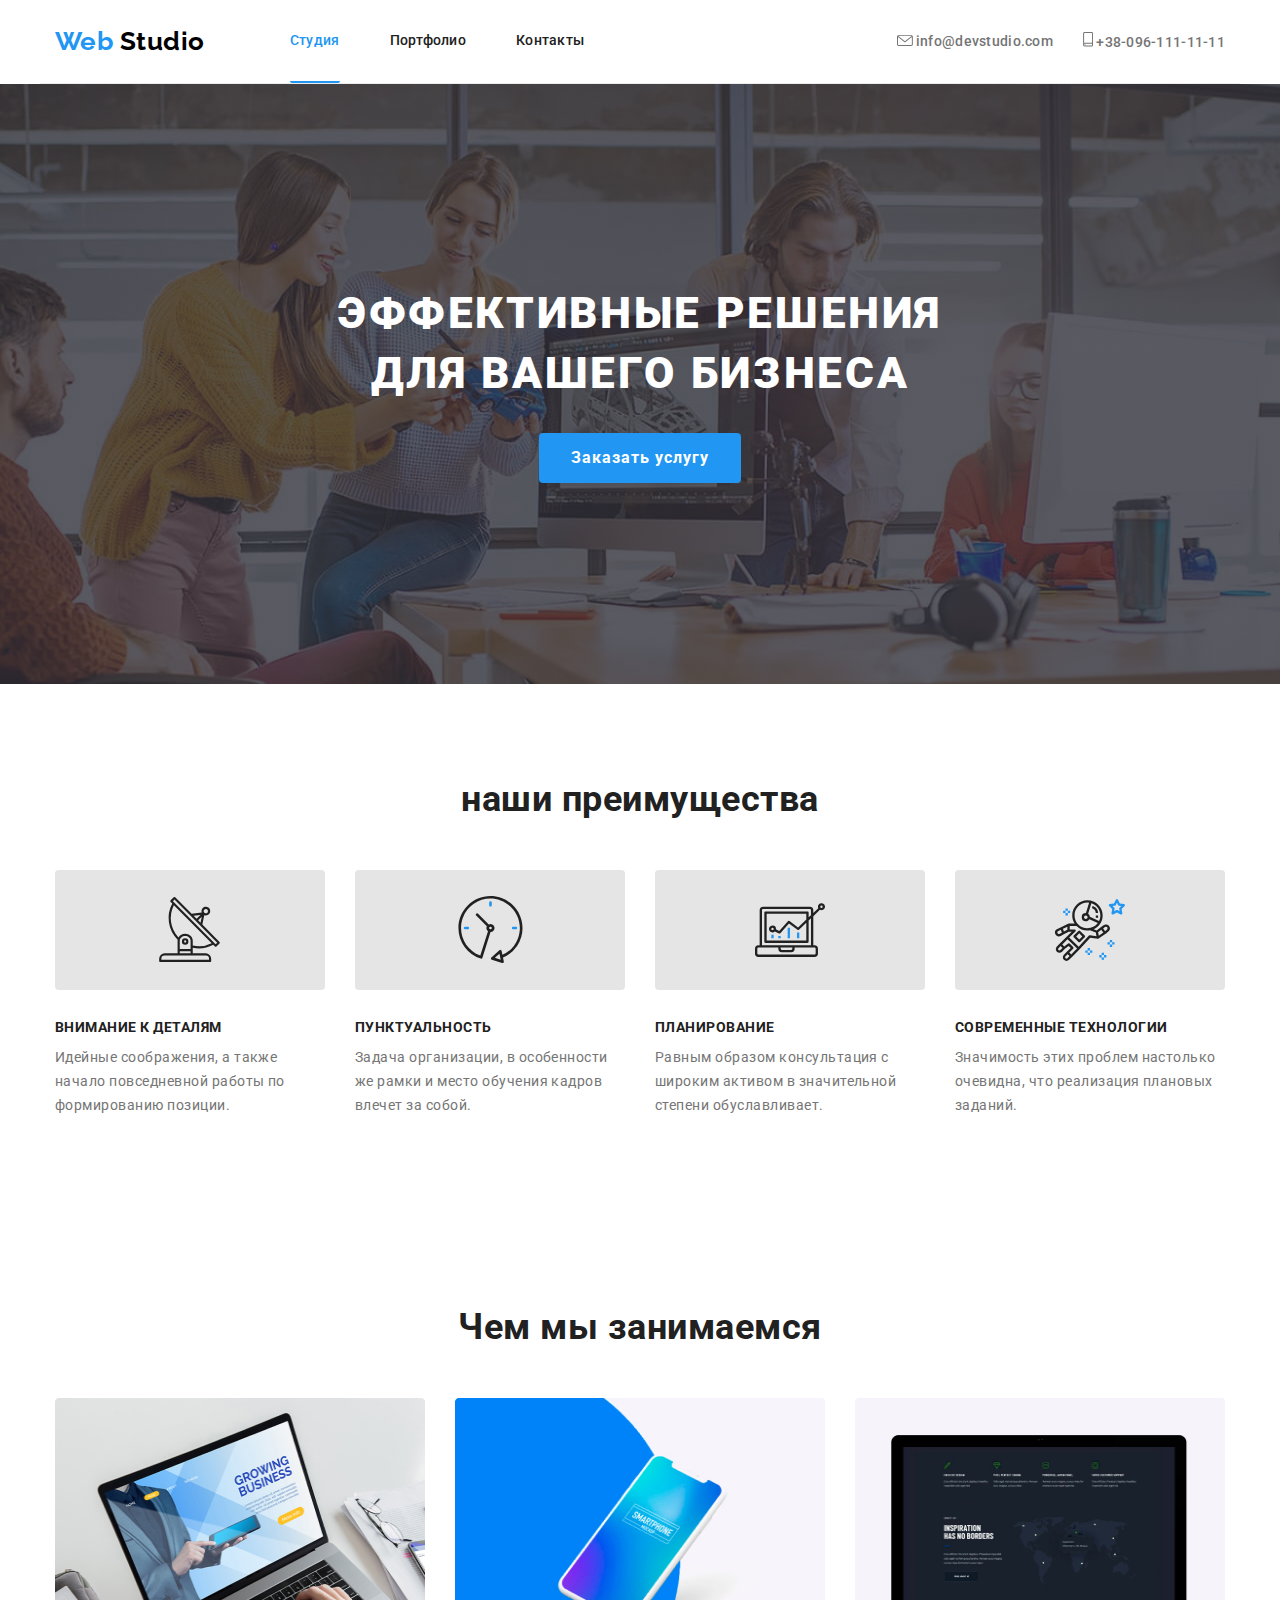
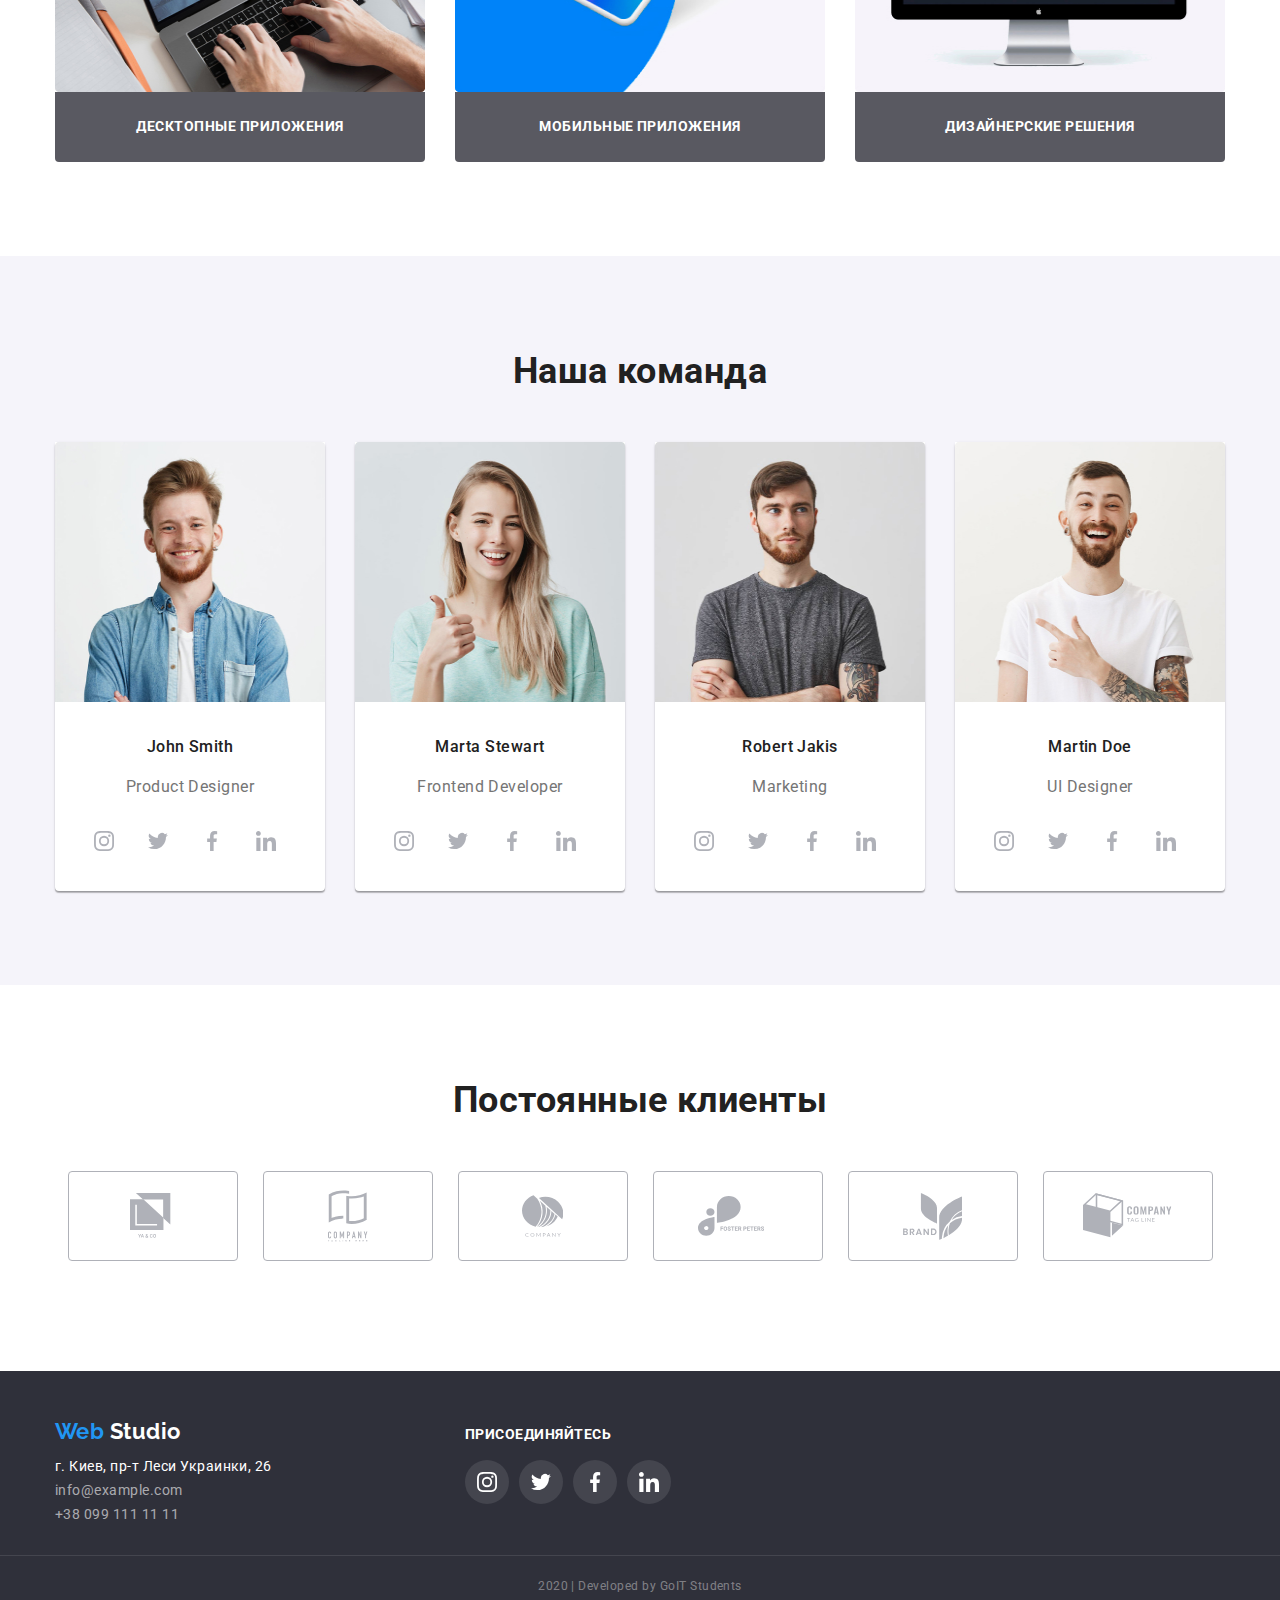
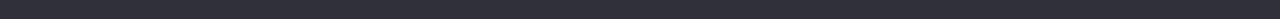
<file: index.html>
<!DOCTYPE html>
<html lang="ru">
  <head>
    <meta charset="UTF-8" />
    <meta name="viewport" content="width=device-width, initial-scale=1.0" />
    <title>Document</title>
    <link
      rel="stylesheet"
      href="https://cdnjs.cloudflare.com/ajax/libs/modern-normalize/0.6.0/modern-normalize.min.css"
    />
    <link rel="stylesheet" href="./css/styles.css" />
  </head>

  <link
    rel="stylesheet"
    href="https://fonts.googleapis.com/css2?family=Raleway:wght@700&family=Roboto:wght@400;500;700;900&display=swap"
    rel="stylesheet"
  />

  <body class="page">
    <!--шапка сайта-->
    <header class="header">
      <div class="container">
        <nav class="main-nav">
          <a href="./index.html" class="logo link"> <span>Web</span> Studio </a>
          <ul class="site-nav list">
            <li class="item">
              <a href="./index.html" class="link thisone current">Студия</a>
            </li>
            <li class="item">
              <a href="./portfolio.html" class="link">Портфолио</a>
            </li>
            <li class="item"><a href="" class="link">Контакты</a></li>
          </ul>
        </nav>

        <ul class="cont-nav list">
          <li class="icon">
            <a href="mailto:info@devstudio.com" class="link"
              ><svg class="envelopehover-icon" width="16" height="11.2">
                <use href="./images/icons.svg#icon-envelopehover"></use>
              </svg>
              info@devstudio.com
            </a>
          </li>
          <li class="icon">
            <a href="tel:+38096-111-11-11" class="link"
              ><svg class="smartphone-icon" width="10" height="14.95">
                <use href="./images/icons.svg#icon-smartphone"></use>
              </svg>
              +38-096-111-11-11</a
            >
          </li>
        </ul>
      </div>
    </header>
    <!--main-->
    <main>
      <!--герой-->
      <section class="hero overlay">
        <h1 class="hero-title">
          эффективные решения <br />
          для вашего бизнеса
        </h1>
        <a href="" class="button hero link">Заказать услугу</a>
      </section>

      <!--преимущества-->
      <section class="section">
        <div class="container">
          <h2 class="section-title">наши преимущества</h2>
          <ul class="feature-list list">
            <li class="list-item icon-antenna">
              <h3 class="title">Внимание к деталям</h3>
              <p class="text">
                Идейные соображения, а также <br />
                начало повседневной работы по <br />
                формированию позиции.
              </p>
            </li>
            <li class="list-item icon-clock">
              <h3 class="title">Пунктуальность</h3>
              <p class="text">
                Задача организации, в особенности <br />
                же рамки и место обучения кадров <br />
                влечет за собой.
              </p>
            </li>
            <li class="list-item icon-diagram">
              <h3 class="title">Планирование</h3>
              <p class="text">
                Равным образом консультация с <br />
                широким активом в значительной <br />
                степени обуславливает.
              </p>
            </li>
            <li class="list-item icon-astronaut">
              <h3 class="title">Современные технологии</h3>
              <p class="text">
                Значимость этих проблем настолько <br />
                очевидна, что реализация плановых <br />
                заданий.
              </p>
            </li>
          </ul>
        </div>
      </section>
      <!--работы-->
      <section class="section">
        <div class="container">
          <h2 class="section-title">Чем мы занимаемся</h2>
          <ul class="work-list list">
            <li class="item">
              <img
                src="./images/Десктопные_приложения.jpg"
                alt="Десктопныем_приложения"
                width="370"
                height="294"
              />
              <h3 class="title">Десктопные приложения</h3>
            </li>
            <li class="item">
              <img
                src="./images/Мобильные_приложения.jpg"
                alt="Мобильные_приложения"
                width="370"
                height="294"
              />
              <h3 class="title">Мобильные приложения</h3>
            </li>
            <li class="item">
              <img
                src="./images/Дизайнерские_решения.jpg"
                alt="Дизайнерские_решения"
                width="370"
                height="294"
              />
              <h3 class="title">Дизайнерские решения</h3>
            </li>
          </ul>
        </div>
      </section>
      <!--команда-->
      <section class="section team">
        <div class="container">
          <h2 class="section-title">Наша команда</h2>

          <ul class="team-list list">
            <li class="item">
              <img
                class="picture"
                src="./images/John.jpg"
                alt="Джон"
                width="270"
                height="260"
              />
              <h3 class="team-title">John Smith</h3>
              <p class="text">Product Designer</p>
              <ul class="social-list">
                <li class="socials">
                  <a class="socials-link" href=""
                    ><svg class="Instagram icon" width="44" height="44">
                      <use href="./images/icons.svg#icon-Instagram"></use>
                    </svg>
                  </a>
                </li>
                <li class="socials">
                  <a class="socials-link" href=""
                    ><svg class="Twitter icon" width="44" height="44">
                      <use href="./images/icons.svg#icon-Twitter"></use>
                    </svg>
                  </a>
                </li>
                <li class="socials">
                  <a class="socials-link" href=""
                    ><svg class="Facebook icon" width="44" height="44">
                      <use href="./images/icons.svg#icon-Facebook"></use>
                    </svg>
                  </a>
                </li>
                <li class="socials">
                  <a class="socials-link" href=""
                    ><svg class="In_linked icon" width="44" height="44">
                      <use href="./images/icons.svg#icon-In_linked"></use>
                    </svg>
                  </a>
                </li>
              </ul>
            </li>
            <li class="item">
              <img
                class="picture"
                src="./images/Marta.jpg"
                alt="Марта"
                width="270"
                height="260"
              />
              <h3 class="team-title">Marta Stewart</h3>
              <p class="text">Frontend Developer</p>
              <ul class="social-list">
                <li class="socials">
                  <a class="socials-link" href=""
                    ><svg class="Instagram icon" width="44" height="44">
                      <use href="./images/icons.svg#icon-Instagram"></use>
                    </svg>
                  </a>
                </li>
                <li class="socials">
                  <a class="socials-link" href=""
                    ><svg class="Twitter icon" width="44" height="44">
                      <use href="./images/icons.svg#icon-Twitter"></use>
                    </svg>
                  </a>
                </li>
                <li class="socials">
                  <a class="socials-link" href=""
                    ><svg class="Facebook icon" width="44" height="44">
                      <use href="./images/icons.svg#icon-Facebook"></use>
                    </svg>
                  </a>
                </li>
                <li class="socials">
                  <a class="socials-link" href=""
                    ><svg class="In_linked icon" width="44" height="44">
                      <use href="./images/icons.svg#icon-In_linked"></use>
                    </svg>
                  </a>
                </li>
              </ul>
            </li>
            <li class="item">
              <img
                class="picture"
                src="./images/Robert.jpg"
                alt="Роберт"
                width="270"
                height="260"
              />
              <h3 class="team-title">Robert Jakis</h3>
              <p class="text">Marketing</p>
              <ul class="social-list">
                <li class="socials">
                  <a class="socials-link" href=""
                    ><svg class="Instagram icon" width="44" height="44">
                      <use href="./images/icons.svg#icon-Instagram"></use>
                    </svg>
                  </a>
                </li>
                <li class="socials">
                  <a class="socials-link" href=""
                    ><svg class="Twitter icon" width="44" height="44">
                      <use href="./images/icons.svg#icon-Twitter"></use>
                    </svg>
                  </a>
                </li>
                <li class="socials">
                  <a class="socials-link" href=""
                    ><svg class="Facebook icon" width="44" height="44">
                      <use href="./images/icons.svg#icon-Facebook"></use>
                    </svg>
                  </a>
                </li>
                <li class="socials">
                  <a class="socials-link" href=""
                    ><svg class="In_linked icon" width="44" height="44">
                      <use href="./images/icons.svg#icon-In_linked"></use>
                    </svg>
                  </a>
                </li>
              </ul>
            </li>
            <li class="item">
              <img
                class="picture"
                src="./images/Martin.jpg"
                alt="Мартин"
                width="270"
                height="260"
              />
              <h3 class="team-title">Martin Doe</h3>
              <p class="text">UI Designer</p>
              <ul class="social-list">
                <li class="socials">
                  <a class="socials-link" href=""
                    ><svg class="Instagram icon" width="44" height="44">
                      <use href="./images/icons.svg#icon-Instagram"></use>
                    </svg>
                  </a>
                </li>
                <li class="socials">
                  <a class="socials-link" href=""
                    ><svg class="Twitter icon" width="44" height="44">
                      <use href="./images/icons.svg#icon-Twitter"></use>
                    </svg>
                  </a>
                </li>
                <li class="socials">
                  <a class="socials-link" href=""
                    ><svg class="Facebook icon" width="44" height="44">
                      <use href="./images/icons.svg#icon-Facebook"></use>
                    </svg>
                  </a>
                </li>
                <li class="socials">
                  <a class="socials-link" href=""
                    ><svg class="In_linked icon" width="44" height="44">
                      <use href="./images/icons.svg#icon-In_linked"></use>
                    </svg>
                  </a>
                </li>
              </ul>
            </li>
          </ul>
        </div>
      </section>
      <!--клиенты-->
      <section class="section">
        <div class="container">
          <h2 class="section-title">Постоянные клиенты</h2>
          <ul class="client-list">
            <li class="client-logo">
              <a class="logo-client" href=""
                ><svg class="Client1-icon" width="44.27" height="49.23">
                  <use href="./images/icons.svg#icon-Client1"></use>
                </svg>
              </a>
            </li>
            <li class="client-logo">
              <a class="logo-client" href=""
                ><svg class="Client2-icon" width="40" height="52">
                  <use href="./images/icons.svg#icon-Client2"></use>
                </svg>
              </a>
            </li>
            <li class="client-logo">
              <a class="logo-client" href=""
                ><svg class="Client3-icon" width="41" height="42.6">
                  <use href="./images/icons.svg#icon-Client3"></use>
                </svg>
              </a>
            </li>
            <li class="client-logo">
              <a class="logo-client" href=""
                ><svg class="Client4-icon" width="79.66" height="42.02">
                  <use href="./images/icons.svg#icon-Client4"></use>
                </svg>
              </a>
            </li>
            <li class="client-logo">
              <a class="logo-client" href=""
                ><svg class="Client5-icon" width="59" height="47">
                  <use href="./images/icons.svg#icon-Client5"></use>
                </svg>
              </a>
            </li>
            <li class="client-logo">
              <a class="logo-client" href=""
                ><svg class="Client6-icon" width="88.48" height="45.44">
                  <use href="./images/icons.svg#icon-Client6"></use>
                </svg>
              </a>
            </li>
          </ul>
        </div>
      </section>
    </main>
    <!--подвал-->
    <footer class="page-footer">
      <div class="container">
        <div class="address-item">
          <a href="" class="logo link"> <span>Web</span> Studio </a>

          <address class="address">
            <p class="address-text">г. Киев, пр-т Леси Украинки, 26</p>
            <a href="mailto:info@example.com" class="address-link link"
              >info@example.com</a
            >
            <a href="tel:+38099-111-11-11" class="address-link link"
              >+38 099 111 11 11</a
            >
          </address>
        </div>

        <div class="social">
          <b class="join">присоединяйтесь</b>
          <ul class="social-list">
            <li class="social-item">
              <a
                class="social-icon"
                href=""
                aria-label="Ссылка на Instagram"
                class="link"
                ><svg class="Instagram icon" width="44" height="44">
                  <use href="./images/icons.svg#icon-Instagram"></use>
                </svg>
              </a>
            </li>
            <li class="social-item">
              <a
                class="social-icon"
                href=""
                aria-label="Ссылка на Twitter"
                class="link"
                ><svg class="Twitter icon" width="44" height="44">
                  <use href="./images/icons.svg#icon-Twitter"></use>
                </svg>
              </a>
            </li>
            <li class="social-item">
              <a
                class="social-icon"
                href=""
                aria-label="Ссылка на Facebook"
                class="link"
                ><svg class="Facebook icon" width="44" height="44">
                  <use href="./images/icons.svg#icon-Facebook"></use>
                </svg>
              </a>
            </li>
            <li class="social-item">
              <a
                class="social-icon"
                href=""
                aria-label="Ссылка на In_linked"
                class="link"
                ><svg class="In_linked icon" width="44" height="44">
                  <use href="./images/icons.svg#icon-In_linked"></use>
                </svg>
              </a>
            </li>
          </ul>
        </div>
      </div>
      <p class="footer-text">
        2020 | Developed by GoIT Students
      </p>
    </footer>
  </body>
</html>
</file>
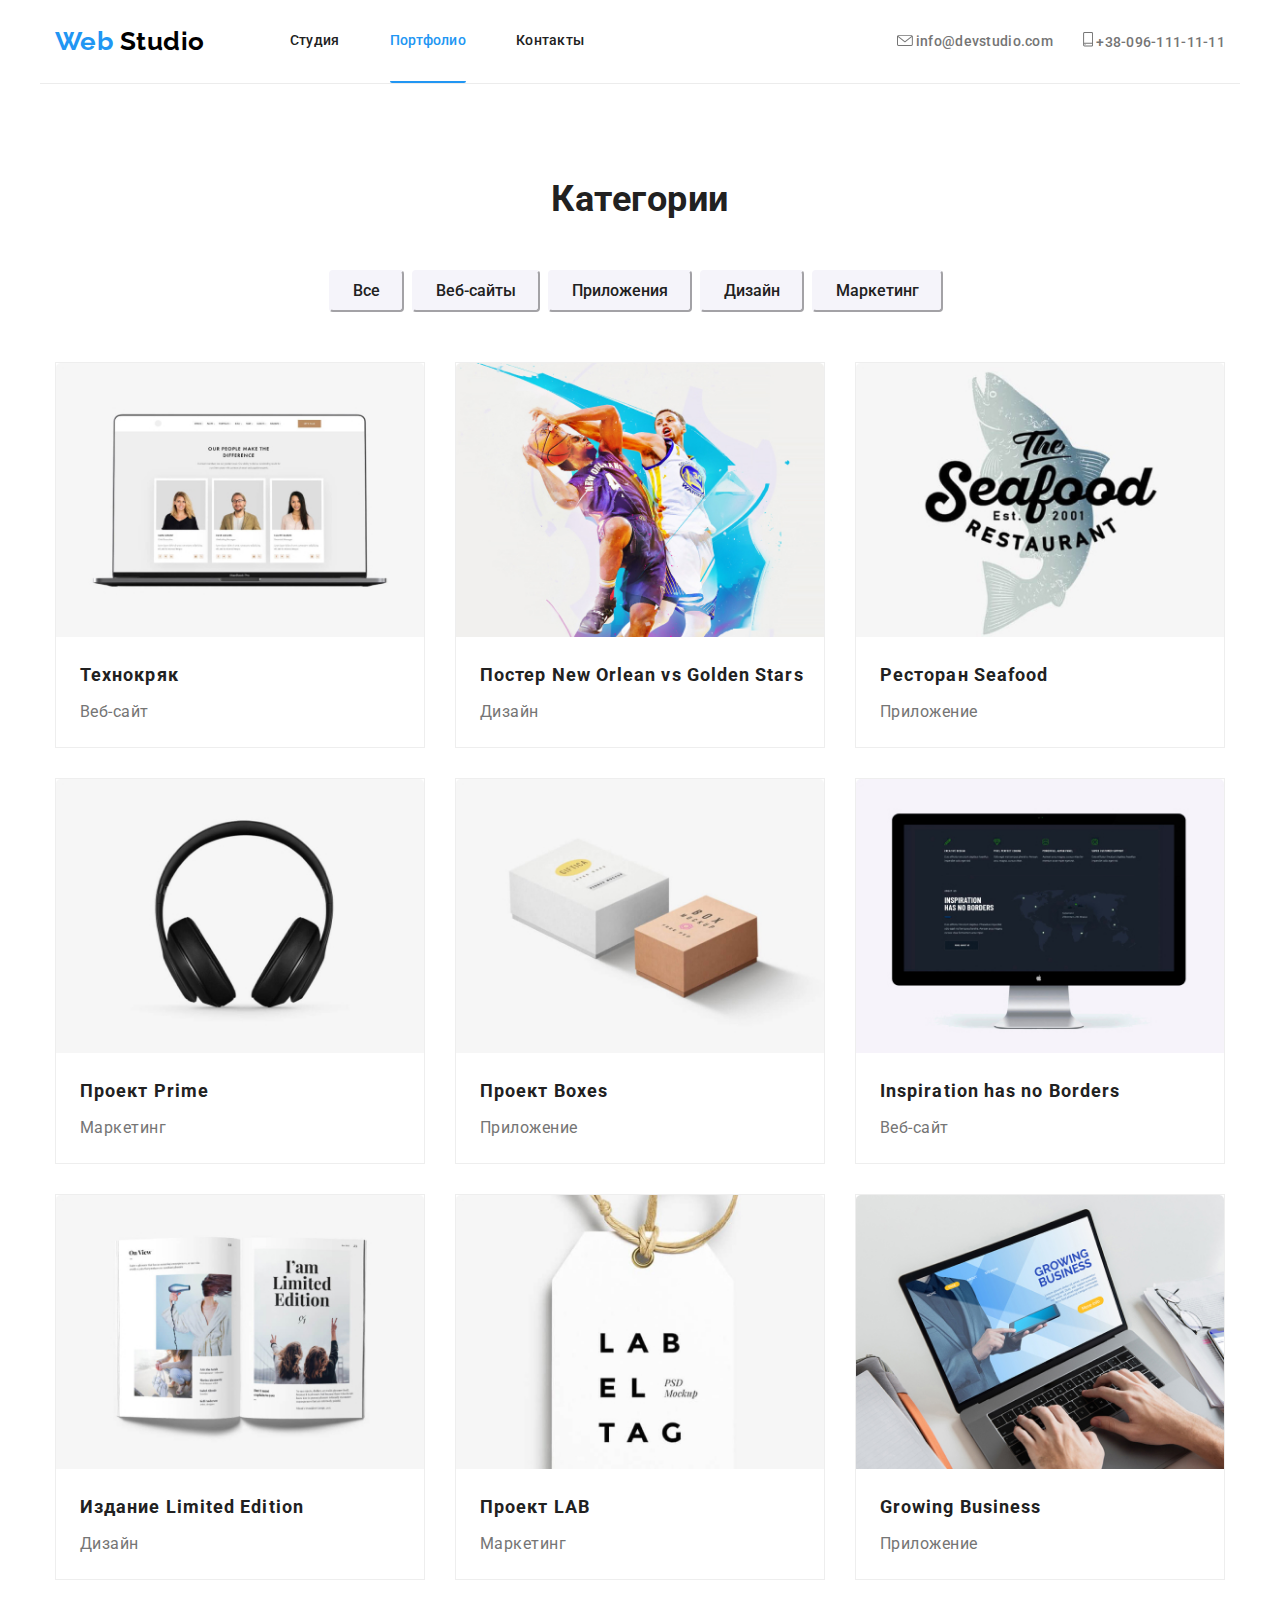
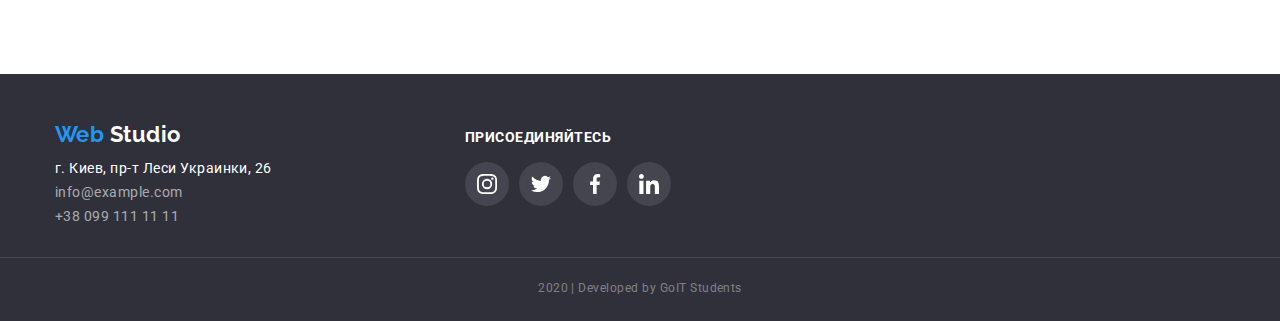
<file: portfolio.html>
<!DOCTYPE html>
<html lang="ru">
  <head>
    <meta charset="UTF-8" />
    <meta name="viewport" content="width=device-width, initial-scale=1.0" />
    <title>Document</title>
    <link
      rel="stylesheet"
      href="https://cdnjs.cloudflare.com/ajax/libs/modern-normalize/0.6.0/modern-normalize.min.css"
    />
    <link rel="stylesheet" href="./css/styles.css" />
  </head>
  <link
    rel="stylesheet"
    href="https://fonts.googleapis.com/css2?family=Raleway:wght@700&family=Roboto:wght@400;500;700;900&display=swap"
    rel="stylesheet"
  />

  <body class="page">
    <!--шапка сайта-->
    <header class="header">
      <div class="container">
        <nav class="main-nav">
          <a href="./index.html" class="logo link"> <span>Web</span> Studio </a>
          <ul class="site-nav list">
            <li class="item">
              <a href="./index.html" class="link">Студия</a>
            </li>
            <li class="item">
              <a href="./portfolio.html" class="link thisone current"
                >Портфолио</a
              >
            </li>
            <li class="item"><a href="" class="link">Контакты</a></li>
          </ul>
        </nav>

        <ul class="cont-nav list">
          <li class="icon">
            <a href="mailto:info@devstudio.com" class="link"
              ><svg class="envelopehover-icon" width="16" height="11.2">
                <use href="./images/icons.svg#icon-envelopehover"></use>
              </svg>
              info@devstudio.com
            </a>
          </li>
          <li class="icon">
            <a href="tel:+38096-111-11-11" class="link"
              ><svg class="smartphone-icon" width="10" height="14.95">
                <use href="./images/icons.svg#icon-smartphone"></use>
              </svg>
              +38-096-111-11-11</a
            >
          </li>
        </ul>
      </div>
    </header>

    <!--main-->
    <main>
      <section class="section">
        <div class="container">
          <h1 class="section-title">Категории</h1>

          <ul class="portfolio-nav">
            <li class="item"><button type="button">Все</button></li>
            <li class="item"><button type="button">Веб-сайты</button></li>
            <li class="item"><button type="button">Приложения</button></li>
            <li class="item"><button type="button">Дизайн</button></li>
            <li class="item"><button type="button">Маркетинг</button></li>
          </ul>

          <ul class="project-list flex-container list">
            <li class="project flex-element">
              <a class="project-link" href="">
                <img
                  class="img"
                  src="./images/Технокряк.jpg"
                  alt="Технокряк"
                  width="370"
                  height="294"
                />
                <h2 class="name">Технокряк</h2>
                <p class="title">Веб-сайт</p>
                <p class="text">
                  Технокряк это современная <br />
                  площадка распространения<br />
                  коронавируса. Компании <br />
                  используют эту платформу для <br />
                  цифрового шпионажа и атак на <br />
                  защищённые сервера конкурентов.
                </p>
              </a>
            </li>
            <li class="project flex-element">
              <a class="project-link" href="">
                <img
                  class="img"
                  src="./images/Постер_New_Orlean_vs_Golden_Stars.jpg"
                  alt="Постер_New_Orlean_vs_Golden_Stars"
                  width="370"
                  height="294"
                />
                <h2 class="name">Постер New Orlean vs Golden Stars</h2>
                <p class="title">Дизайн</p>
                <p class="text">
                  Технокряк это современная <br />
                  площадка распространения<br />
                  коронавируса. Компании <br />
                  используют эту платформу для <br />
                  цифрового шпионажа и атак на <br />
                  защищённые сервера конкурентов.
                </p></a
              >
            </li>
            <li class="project flex-element">
              <a class="project-link" href="">
                <img
                  class="img"
                  src="./images/Ресторан_Seafood.jpg"
                  alt="Ресторан_Seafood"
                  width="370"
                  height="294"
                />
                <h2 class="name">Ресторан Seafood</h2>
                <p class="title">Приложение</p>
                <p class="text">
                  Технокряк это современная <br />
                  площадка распространения<br />
                  коронавируса. Компании <br />
                  используют эту платформу для <br />
                  цифрового шпионажа и атак на <br />
                  защищённые сервера конкурентов.
                </p></a
              >
            </li>
            <li class="project flex-element">
              <a class="project-link" href="">
                <img
                  class="img"
                  src="./images/Проект_Prime.jpg"
                  alt="Проект_Prime"
                  width="370"
                  height="294"
                />
                <h2 class="name">Проект Prime</h2>
                <p class="title">Маркетинг</p>
                <p class="text">
                  Технокряк это современная <br />
                  площадка распространения<br />
                  коронавируса. Компании <br />
                  используют эту платформу для <br />
                  цифрового шпионажа и атак на <br />
                  защищённые сервера конкурентов.
                </p>
              </a>
            </li>
            <li class="project flex-element">
              <a class="project-link" href="">
                <img
                  class="img"
                  src="./images/Проект_Boxes.jpg"
                  alt="Проект_Boxes"
                  width="370"
                  height="294"
                />
                <h2 class="name">Проект Boxes</h2>
                <p class="title">Приложение</p>
                <p class="text">
                  Технокряк это современная <br />
                  площадка распространения<br />
                  коронавируса. Компании <br />
                  используют эту платформу для <br />
                  цифрового шпионажа и атак на <br />
                  защищённые сервера конкурентов.
                </p>
              </a>
            </li>
            <li class="project flex-element">
              <a class="project-link" href="">
                <img
                  class="img"
                  src="./images/Inspiration_has_no_Borders.jpg"
                  alt="Inspiration_has_no_Borders"
                  width="370"
                  height="294"
                />
                <h2 class="name">Inspiration has no Borders</h2>
                <p class="title">Веб-сайт</p>
                <p class="text">
                  Технокряк это современная <br />
                  площадка распространения<br />
                  коронавируса. Компании <br />
                  используют эту платформу для <br />
                  цифрового шпионажа и атак на <br />
                  защищённые сервера конкурентов.
                </p>
              </a>
            </li>
            <li class="project flex-element">
              <a class="project-link" href="">
                <img
                  class="img"
                  src="./images/Издание-Limited_Edition.jpg"
                  alt="Издание-Limited_Edition"
                  width="370"
                  height="294"
                />
                <h2 class="name">Издание Limited Edition</h2>
                <p class="title">Дизайн</p>
                <p class="text">
                  Технокряк это современная <br />
                  площадка распространения<br />
                  коронавируса. Компании <br />
                  используют эту платформу для <br />
                  цифрового шпионажа и атак на <br />
                  защищённые сервера конкурентов.
                </p>
              </a>
            </li>
            <li class="project flex-element">
              <a class="project-link" href="">
                <img
                  class="img"
                  src="./images/Проект_LAB.jpg"
                  alt="Проект_LAB"
                  width="370"
                  height="294"
                />
                <h2 class="name">Проект LAB</h2>
                <p class="title">Маркетинг</p>
                <p class="text">
                  Технокряк это современная <br />
                  площадка распространения<br />
                  коронавируса. Компании <br />
                  используют эту платформу для <br />
                  цифрового шпионажа и атак на <br />
                  защищённые сервера конкурентов.
                </p>
              </a>
            </li>
            <li class="project flex-element">
              <a class="project-link" href="">
                <img
                  class="img"
                  src="./images/Growing_Business.jpg"
                  alt="Growing_Business"
                  width="370"
                  height="294"
                />
                <h2 class="name">Growing Business</h2>
                <p class="title">Приложение</p>
                <p class="text">
                  Технокряк это современная <br />
                  площадка распространения<br />
                  коронавируса. Компании <br />
                  используют эту платформу для <br />
                  цифрового шпионажа и атак на <br />
                  защищённые сервера конкурентов.
                </p>
              </a>
            </li>
          </ul>
        </div>
      </section>
    </main>

    <!--подвал-->
    <footer class="page-footer">
      <div class="container">
        <div class="address-item">
          <a href="" class="logo link"> <span>Web</span> Studio </a>

          <address class="address">
            <p class="address-text">г. Киев, пр-т Леси Украинки, 26</p>
            <a href="mailto:info@example.com" class="address-link link"
              >info@example.com</a
            >
            <a href="tel:+38099-111-11-11" class="address-link link"
              >+38 099 111 11 11</a
            >
          </address>
        </div>

        <div class="social">
          <b class="join">присоединяйтесь</b>
          <ul class="social-list">
            <li class="social-item">
              <a
                class="social-icon"
                href=""
                aria-label="Ссылка на Instagram"
                class="link"
                ><svg class="Instagram icon" width="44" height="44">
                  <use href="./images/icons.svg#icon-Instagram"></use>
                </svg>
              </a>
            </li>
            <li class="social-item">
              <a
                class="social-icon"
                href=""
                aria-label="Ссылка на Twitter"
                class="link"
                ><svg class="Twitter icon" width="44" height="44">
                  <use href="./images/icons.svg#icon-Twitter"></use>
                </svg>
              </a>
            </li>
            <li class="social-item">
              <a
                class="social-icon"
                href=""
                aria-label="Ссылка на Facebook"
                class="link"
                ><svg class="Facebook icon" width="44" height="44">
                  <use href="./images/icons.svg#icon-Facebook"></use>
                </svg>
              </a>
            </li>
            <li class="social-item">
              <a
                class="social-icon"
                href=""
                aria-label="Ссылка на In_linked"
                class="link"
                ><svg class="In_linked icon" width="44" height="44">
                  <use href="./images/icons.svg#icon-In_linked"></use>
                </svg>
              </a>
            </li>
          </ul>
        </div>
      </div>
      <p class="footer-text">
        2020 | Developed by GoIT Students
      </p>
    </footer>
  </body>
</html>
</file>
<file: css/styles.css>
/* цвет основного текста #212121*/
/* вторичный цвет текста #757575 */
/* цвет акцента #2196F3 */
/* белый цвет #FFFFFF */
/* основной цвет фона #E5E5E5*/
/* вторичный цвет фона #AFB1B8*/
/* цвет футера #2F303A*/
/* #EEEEEE*/
/* черный цвет #000000*/
/* неполный белый rgb(255,255,255,0.6)*/

:root {
  --primary-text-color: #212121;
  --secondary-text-color: #757575;
  --accent-color: #2196f3;
  --white-color: #ffffff;
  --primary-background-color: #e5e5e5;
  --secondary-background-color: #afb1b8;
  --footer-color: #2f303a;
  --black-color: #000000;
  --opacity-white-60: rgb(255, 255, 255, 0.6);
  --opacity-white-40: rgb(255, 255, 255, 0.4);
  --portfolio-primary-background-color: #f5f4fa;
  --portfolio-secondary-background-color: #eeeeee;
}

img {
  display: block;
  max-width: 100%;
}

.page {
  background-color: var(--white-color);
  color: var(--primary-text-color);

  font-family: Roboto, sans-serif;
  letter-spacing: 0.03em;
}
.link {
  text-decoration: none;
}
.list {
  padding-left: 0;
  margin-top: 0;
  margin-bottom: 0;
  list-style: none;
}
/*Page nav*/
/*.page-header {
}*/
/*Main nav*/
.main-nav {
  display: flex;
  align-items: center;
}
/* Logo */
.logo {
  color: var(--black-color);
  font-weight: 700;
  font-size: 26px;
  line-height: 1.2;
  font-family: Raleway;
}
.logo span {
  color: var(--accent-color);
}
/* Site nav */
.header .container {
  display: flex;
  justify-content: space-between;
  align-items: center;
  border-bottom: 1px solid #ececec;
}

.site-nav {
  display: flex;
  margin-left: 85px;
}

.site-nav .item:not(:last-child) {
  margin-right: 50px;
}
.site-nav .link {
  display: block;
  padding-top: 32px;
  padding-bottom: 32px;
  border-bottom: 2px solid transparent;

  color: var(--primary-text-color);

  font-family: Roboto;
  font-weight: 500;
  font-size: 14px;
  line-height: 1.2;
  letter-spacing: 0.02em;
}

.site-nav .link:hover,
.site-nav .link:focus {
  color: var(--accent-color);
}

.site-nav .link.current {
  color: var(--accent-color);
  border-color: var(--accent-color);
  border-bottom: 2px solid var(--accent-color);
  border-radius: 2px;
}

.cont-nav {
  display: flex;
  margin-left: auto;
}
.cont-nav .icon + .icon {
  margin-left: 30px;
}
.cont-nav a {
  color: var(--secondary-text-color);

  font-weight: 500;
  font-size: 14px;
  line-height: 1.2x;
  letter-spacing: 0.02em;
}
.cont-nav .icon {
  fill: currentColor;
}

.cont-nav .icon:focus,
.cont-nav .icon:hover {
  fill: var(--accent-color);
}

.cont-nav a:hover,
.cont-nav a:focus {
  color: var(--accent-color);
}
/*container*/
.container {
  width: 1200px;
  padding-left: 15px;
  padding-right: 15px;
  margin-left: auto;
  margin-right: auto;
}
/* Hero */
.hero {
  text-align: center;
  padding-top: 200px;
  padding-bottom: 200px;
  background-color: rgba(47, 48, 58, 0.8);
}
.overlay {
  max-width: 1600px;
  height: 600px;
  margin-left: auto;
  margin-right: auto;
  background-image: linear-gradient(
      to right,
      rgba(47, 48, 58, 0.8),
      rgba(47, 48, 58, 0.8)
    ),
    url(../images/Header.jpg);
  background-size: cover;
  background-repeat: no-repeat;
  background-position: center;
}
.hero-title {
  margin-top: 0;
  margin-bottom: 0;
  color: var(--white-color);
  font-style: normal;
  font-weight: 900;
  font-size: 44px;
  line-height: 1.36;

  padding-bottom: 30px;

  letter-spacing: 0.06em;
  text-transform: uppercase;
}

/*Section*/
.section {
  padding-top: 94px;
  padding-bottom: 94px;
}
.section.no-padding {
  padding-top: 0;
  padding-bottom: 94;
}
.section-title {
  color: var(--primary-text-color);
  margin-top: 0;
  margin-bottom: 50px;
  text-align: center;
  font-weight: 700;
  font-size: 36px;
  line-height: 1.17;
}

/* Features */
.feature-list {
  display: flex;
  list-style: none;
  padding-left: 0;
  margin-top: 0;
  margin-bottom: 0;
}

.list-item::before {
  display: block;
  content: "";
  height: 120px;
  width: 270px;
  background-size: contain;
  background-repeat: no-repeat;
  background-position: center;
  background-color: var(--primary-background-color);
  border-radius: 4px;
  margin-bottom: 30px;
}

.icon-antenna::before {
  background-image: url(../images/antenna.svg);
  background-size: 65.32px;
}

.icon-clock::before {
  background-image: url(../images/clock.svg);
  background-size: 66.96px;
}

.icon-diagram::before {
  background-image: url(../images/diagram.svg);
  background-size: 70px;
}

.icon-astronaut::before {
  background-image: url(../images/astronaut.svg);
  background-size: 70px;
}

.list-item:not(:last-child) {
  margin-right: 30px;
}
.feature-list .title {
  margin-top: 0;
  margin-bottom: 10px;

  color: var(--primary-text-color);

  font-weight: 700;
  font-size: 14px;
  line-height: 1.14;
  text-transform: uppercase;
}

.feature-list .text {
  color: var(--secondary-text-color);
  font-weight: 400;
  font-size: 14px;
  line-height: 1.71;
  margin-top: 0;
  margin-bottom: 0;
}

/*Work*/
.work-list {
  display: flex;
  list-style: none;
  padding-left: 0;
}
.work-list .item:not(:last-child) {
  margin-right: 30px;
}
.work-list .title {
  color: var(--white-color);
  font-weight: 700;
  font-size: 14px;
  line-height: 1.14;
  text-align: center;
  text-transform: uppercase;
  background: rgba(47, 48, 58, 0.8);
  border-radius: 0px 0px 4px 4px;
  padding-top: 27px;
  padding-bottom: 27px;
  margin-top: 0;
  margin-bottom: 0em;
}
/*Team*/
.team {
  background-color: var(--portfolio-primary-background-color);
}
.team-list {
  display: flex;
  list-style: none;
  padding-left: 0;
}
.team-list .item {
  background-color: var(--white-color);
  padding-bottom: 24px;

  box-shadow: 0px 2px 1px rgba(0, 0, 0, 0.2), 0px 1px 1px rgba(0, 0, 0, 0.14),
    0px 1px 3px rgba(0, 0, 0, 0.12);
  border-radius: 4px;
}

.team-list .item:not(:last-child) {
  margin-right: 30px;
}
.team-list .text {
  color: var(--secondary-text-color);
  font-weight: 400;
  font-size: 16px;
  line-height: 1.9;
  text-align: center;
  margin-top: 0;
  margin-bottom: 16px;
}
.team-list .picture {
  margin-bottom: 30px;
}
.team-title {
  font-weight: 500;
  font-size: 16px;
  line-height: 1.9;
  text-align: center;
  margin-bottom: 10px;
  margin-top: 0;
}
.social-list {
  display: flex;
  align-items: center;
  list-style: none;
  padding-left: 0;
  justify-content: space-around;
}

.socials .In_linked {
  margin-right: 0;
}
.socials-link {
  display: inline-block;
  text-decoration: none;
  height: 44px;
  width: 44px;
  margin-right: 10px;
  border-radius: 50%;
  background-color: var(--white-color);
  fill: #afb1b8;
}
.socials-link:hover,
.socials-link:focus {
  background-color: var(--accent-color);
  fill: var(--white-color);
  width: 44px;
  height: 44px;
}

/*Clients*/

.client-list {
  display: flex;
  list-style: none;
  justify-content: space-around;
  padding-left: 0;
}

.logo-client {
  width: 170px;
  height: 90px;
  fill: var(--secondary-background-color);
  border: 1px solid var(--secondary-background-color);
  border-radius: 4px;
  display: flex;
  justify-content: center;
  align-items: center;
}
.logo-client:hover,
.logo-client:focus {
  fill: var(--accent-color);
  border: var(--accent-color);
  border: 1px solid var(--accent-color);
}

/*Footer*/
.page-footer {
  background-color: var(--footer-color);
}
.page-footer > .container {
  padding-top: 48px;
  display: flex;
  align-items: baseline;
}
.page-footer .logo {
  color: var(--white-color);
  font-family: Raleway;
  font-weight: 700;
  font-size: 22px;
  line-height: 1.18;
  margin-bottom: 10px;
}
.address {
  display: flex;
  font-size: 14px;
  line-height: 1.71;
  color: var(--white-color);
  font-style: normal;
  flex-direction: column;
}

.address-link:last-child {
  margin-bottom: 28px;
}

.address-text {
  margin-top: 0;
  margin-bottom: 0;
}
.address-link {
  font-size: 14px;
  line-height: 1.71;
  color: var(--opacity-white-60);
}
.address-item {
  display: flex;
  flex-direction: column;
  justify-content: space-around;
  margin-right: 179px;
  min-width: 231px;
}
.social {
  display: block;
  margin-right: 102px;
}

.join {
  margin-bottom: 21px;
  font-weight: 700;
  font-size: 14px;
  line-height: 1.14;
  text-transform: uppercase;
  color: var(--white-color);
}

.social-list {
  display: flex;
  align-items: center;
  justify-content: center;
}

.social-icon {
  display: inline-block;
  text-decoration: none;
  height: 44px;
  width: 44px;
  margin-right: 10px;
  border-radius: 50%;
  background-color: rgba(255, 255, 255, 0.1);
  fill: var(--white-color);
}
.social-icon:focus,
.social-icon:hover {
  background-color: var(--accent-color);
}
.social-icon .In_linked {
  margin-right: 0;
}
.social-icon {
  margin-right: 10px;
  text-align: center;
}
.footer-text {
  margin-top: 0;
  margin-bottom: 0;
  font-size: 12px;
  line-height: 2;
  text-align: center;
  color: var(--opacity-white-40);
  font-weight: 400;
  padding-top: 18px;
  padding-bottom: 21px;
  border-top: 1px solid rgba(255, 255, 255, 0.1);
}

/*Button*/

.button {
  color: var(--white-color);
  background-color: var(--accent-color);
  font-weight: 700;
  font-size: 16px;
  line-height: 1.87;
  align-items: center;
  text-align: center;
  letter-spacing: 0.06em;
  font-family: Roboto, sans-serif;
  border-radius: 4px;
  padding: 10px 32px;
  display: inline-block;
  min-width: 136px;
}
/*Portfolio*/

.portfolio-nav {
  display: flex;
  list-style: none;
  justify-content: center;
  padding-left: 0;
  margin-bottom: 50px;
  margin-top: 0;
}

.portfolio-nav button {
  color: var(--primary-text-color);
  background-color: var(--portfolio-primary-background-color);
  font-weight: 500;
  font-size: 16px;
  line-height: 1.62;
  text-align: center;
  font-family: Roboto, sans-serif;
  margin-right: 8px;
  border-radius: 4px;
  border-color: var(--portfolio-primary-background-color);
  padding-top: 6px;
  padding-bottom: 6px;
  padding-left: 22px;
  padding-right: 22px;
  cursor: pointer;
}

.portfolio-nav button:hover,
.portfolio-nav button:focus {
  color: var(--white-color);
  background-color: var(--accent-color);
  border-color: var(--accent-color);
}
/*абзац ховер
.project-list .title {
  color: var(--secondary-text-color);
}

.project-list .text:hover {
  color: var(--white-color);
  background-color: var(--accent-color);
}
*/
.project-list {
  padding-left: 0;
  list-style: none;
}
.project-list .name {
  font-weight: 700;
  font-size: 18px;
  line-height: 2;
  letter-spacing: 0.06em;
  margin-top: 0;
  margin-bottom: 4px;
  padding-left: 24px;
  color: var(--primary-text-color);
}
.project-link {
  text-decoration: none;
  display: inline-block;
}

.project:hover {
  background: #ffffff;
  border: 1px solid #eeeeee;
  box-sizing: border-box;
  box-shadow: 1px 4px 6px rgba(0, 0, 0, 0.16), 0px 4px 4px rgba(0, 0, 0, 0.06),
    0px 1px 1px rgba(0, 0, 0, 0.12);
}

.project-link:focus {
  background: #ffffff;
  border: 1px solid #eeeeee;
  box-sizing: border-box;
  box-shadow: 1px 4px 6px rgba(0, 0, 0, 0.16), 0px 4px 4px rgba(0, 0, 0, 0.06),
    0px 1px 1px rgba(0, 0, 0, 0.12);
}

.project-list .img {
  padding-bottom: 20px;
}
.project-list .title {
  color: var(--secondary-text-color);
  font-weight: 400;
  font-size: 16px;
  line-height: 1.87;
  margin-top: 0;
  margin-bottom: 0;
  padding-bottom: 20px;
  padding-left: 24px;
}
.project-list .text {
  background: rgba(33, 150, 243, 0.9);
  color: var(--white-color);
  font-weight: 400;
  font-size: 18px;
  line-height: 1.56;
  margin: 0;
  padding-left: 24px;
  padding-right: 24px;
  display: none;
}
.project {
  background: #ffffff;
  border: 1px solid #eeeeee;
  box-sizing: border-box;
  width: 370px;
}
.flex-container {
  display: flex;
  flex-wrap: wrap;
}

.flex-element {
  margin-right: 30px;
  margin-bottom: 30px;
}
.flex-element:nth-child(3n) {
  margin-right: 0;
}
.flex-element:nth-last-child(-n + 3) {
  margin-bottom: 0;
}
</file>
